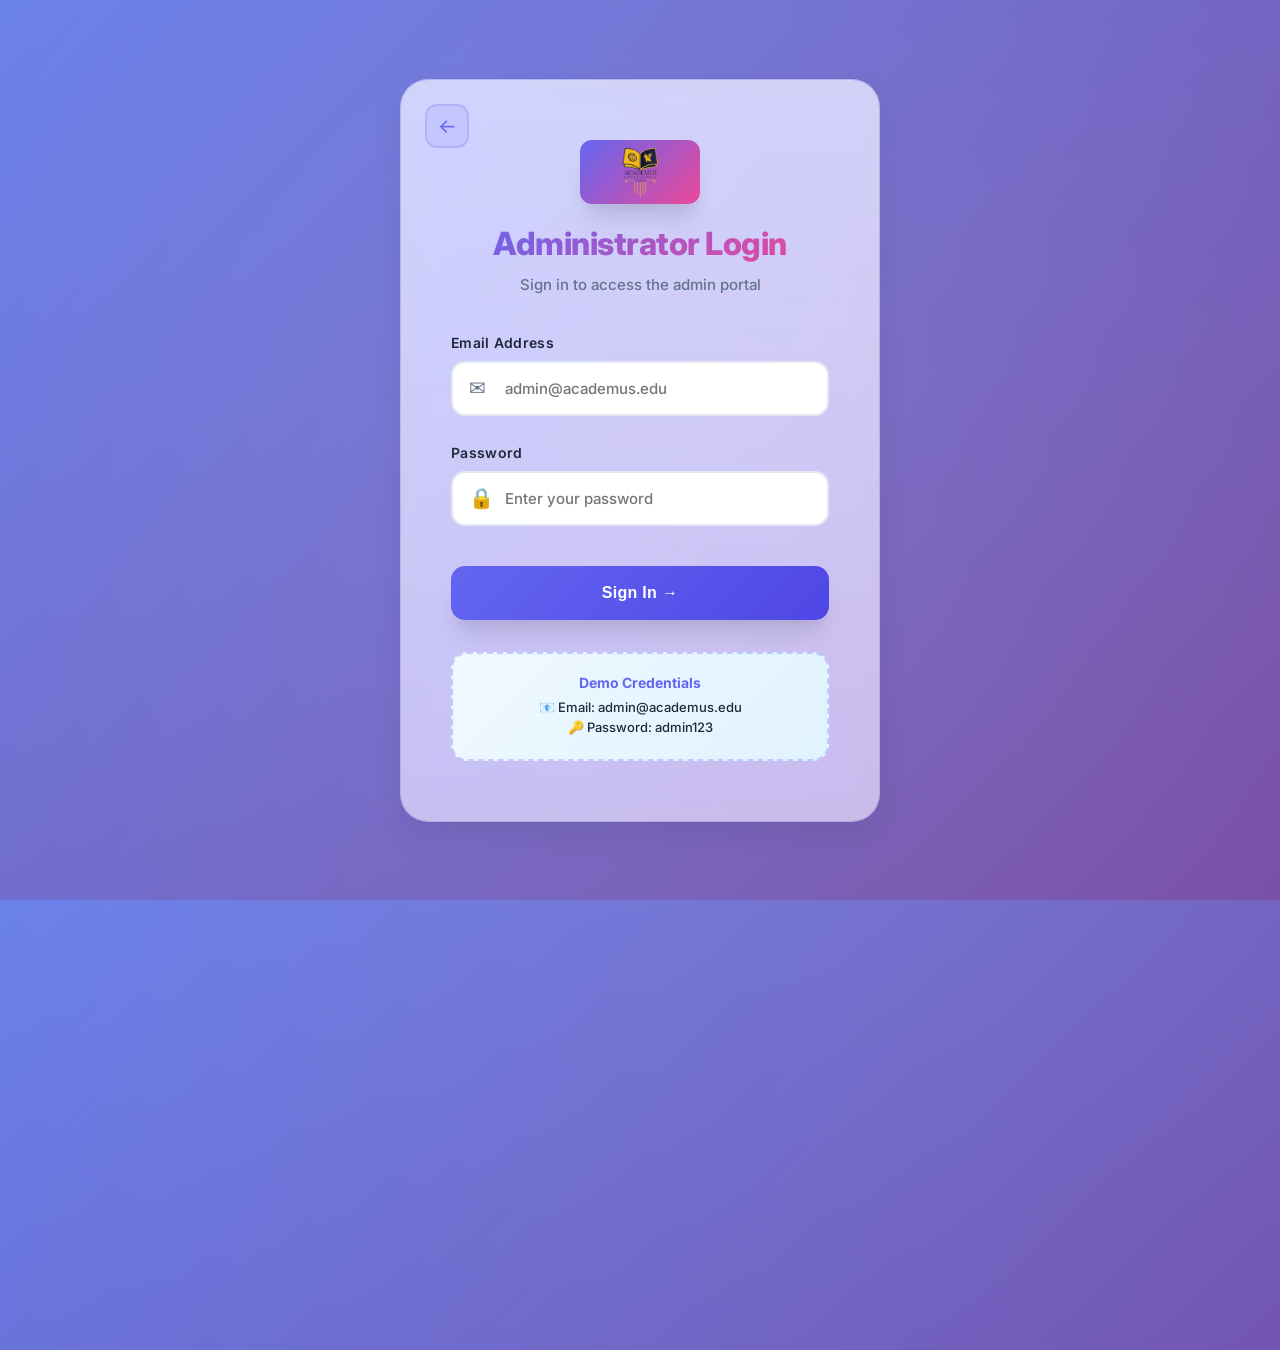
<file: admin-login.html>
<!DOCTYPE html>
<html lang="en">
<head>
    <meta charset="UTF-8">
    <meta name="viewport" content="width=device-width, initial-scale=1.0">
    <title>Admin Login - Academus International School</title>
    <link href="https://fonts.googleapis.com/css2?family=Inter:wght@300;400;500;600;700;800;900&display=swap" rel="stylesheet">
    <style>
        * {
            margin: 0;
            padding: 0;
            box-sizing: border-box;
        }

        :root {
            --primary: #6366f1;
            --primary-dark: #4f46e5;
            --primary-light: #818cf8;
            --secondary: #ec4899;
            --danger: #ef4444;
            --bg-gradient: linear-gradient(135deg, #667eea 0%, #764ba2 100%);
            --text-dark: #1e293b;
            --text-light: #64748b;
            --white: #ffffff;
            --shadow: 0 4px 6px -1px rgba(0, 0, 0, 0.1), 0 2px 4px -1px rgba(0, 0, 0, 0.06);
            --shadow-lg: 0 20px 25px -5px rgba(0, 0, 0, 0.1), 0 10px 10px -5px rgba(0, 0, 0, 0.04);
            --shadow-xl: 0 25px 50px -12px rgba(0, 0, 0, 0.25);
        }

        body {
            font-family: 'Inter', -apple-system, BlinkMacSystemFont, 'Segoe UI', sans-serif;
            background: var(--bg-gradient);
            min-height: 100vh;
            display: flex;
            align-items: center;
            justify-content: center;
            padding: 20px;
            position: relative;
            overflow: hidden;
        }

        body::before {
            content: '';
            position: absolute;
            top: -50%;
            left: -50%;
            width: 200%;
            height: 200%;
            background: radial-gradient(circle, rgba(255, 255, 255, 0.1) 0%, transparent 70%);
            animation: rotate 20s linear infinite;
        }

        @keyframes rotate {
            from { transform: rotate(0deg); }
            to { transform: rotate(360deg); }
        }

        .login-container {
            background: linear-gradient(180deg, rgba(255,255,255,0.68), rgba(255,255,255,0.58));
            backdrop-filter: blur(18px) saturate(140%);
            -webkit-backdrop-filter: blur(18px) saturate(140%);
            border-radius: 28px;
            box-shadow: 0 12px 30px rgba(16,24,40,0.08);
            max-width: 480px;
            width: 100%;
            padding: 60px 50px;
            position: relative;
            z-index: 1;
            border: 1px solid rgba(255, 255, 255, 0.45);
            animation: slideUp 0.6s ease-out;
            background-clip: padding-box;
        }

        @keyframes slideUp {
            from {
                opacity: 0;
                transform: translateY(30px);
            }
            to {
                opacity: 1;
                transform: translateY(0);
            }
        }

        .back-button {
            position: absolute;
            top: 24px;
            left: 24px;
            background: rgba(99, 102, 241, 0.1);
            border: 2px solid rgba(99, 102, 241, 0.2);
            width: 44px;
            height: 44px;
            border-radius: 12px;
            cursor: pointer;
            display: flex;
            align-items: center;
            justify-content: center;
            font-size: 20px;
            color: var(--primary);
            transition: all 0.3s cubic-bezier(0.4, 0, 0.2, 1);
            text-decoration: none;
        }

        .back-button:hover {
            background: var(--primary);
            color: var(--white);
            transform: scale(1.1) rotate(-5deg);
            box-shadow: var(--shadow-lg);
        }

        .logo-section {
            text-align: center;
            margin-bottom: 40px;
        }

        .logo-wrapper {
            width: 120px;
            height: 64px;
            background: linear-gradient(135deg, var(--primary), var(--secondary));
            border-radius: 12px;
            display: flex;
            align-items: center;
            justify-content: center;
            margin: 0 auto 20px;
            box-shadow: var(--shadow-lg);
            animation: float 3s ease-in-out infinite;
            padding: 6px;
        }

        @keyframes float {
            0%, 100% { transform: translateY(0px); }
            50% { transform: translateY(-8px); }
        }

        .logo-img {
            width: 100%;
            height: auto;
            max-height: 52px;
            object-fit: contain;
            display: block;
            border-radius: 6px;
            background: transparent;
        }

        .login-title {
            font-size: 32px;
            font-weight: 800;
            background: linear-gradient(135deg, var(--primary), var(--secondary));
            -webkit-background-clip: text;
            -webkit-text-fill-color: transparent;
            background-clip: text;
            margin-bottom: 12px;
            letter-spacing: -0.5px;
        }

        .login-subtitle {
            font-size: 15px;
            color: var(--text-light);
            margin-bottom: 40px;
            font-weight: 500;
        }

        .form-group {
            margin-bottom: 28px;
        }

        .form-label {
            display: block;
            font-size: 14px;
            font-weight: 600;
            color: var(--text-dark);
            margin-bottom: 10px;
            letter-spacing: 0.3px;
        }

        .input-wrapper {
            position: relative;
        }

        .input-icon {
            position: absolute;
            left: 18px;
            top: 50%;
            transform: translateY(-50%);
            font-size: 20px;
            color: var(--text-light);
            z-index: 1;
            transition: color 0.3s;
        }

        .form-input {
            width: 100%;
            padding: 16px 20px 16px 52px;
            border: 2px solid #e2e8f0;
            border-radius: 14px;
            font-size: 15px;
            transition: all 0.3s cubic-bezier(0.4, 0, 0.2, 1);
            outline: none;
            background: var(--white);
            font-family: inherit;
            font-weight: 500;
        }

        .form-input:focus {
            border-color: var(--primary);
            box-shadow: 0 0 0 4px rgba(99, 102, 241, 0.1);
            transform: translateY(-2px);
        }

        .form-input:focus + .input-icon {
            color: var(--primary);
        }

        .login-button {
            width: 100%;
            padding: 18px;
            background: linear-gradient(135deg, var(--primary), var(--primary-dark));
            color: var(--white);
            border: none;
            border-radius: 14px;
            font-size: 16px;
            font-weight: 700;
            cursor: pointer;
            transition: all 0.3s cubic-bezier(0.4, 0, 0.2, 1);
            margin-top: 12px;
            box-shadow: var(--shadow-lg);
            letter-spacing: 0.3px;
            position: relative;
            overflow: hidden;
        }

        .login-button::before {
            content: '';
            position: absolute;
            top: 50%;
            left: 50%;
            width: 0;
            height: 0;
            border-radius: 50%;
            background: rgba(255, 255, 255, 0.3);
            transform: translate(-50%, -50%);
            transition: width 0.6s, height 0.6s;
        }

        .login-button:hover::before {
            width: 300px;
            height: 300px;
        }

        .login-button:hover {
            transform: translateY(-3px);
            box-shadow: 0 25px 50px -12px rgba(99, 102, 241, 0.4);
        }

        .login-button:active {
            transform: translateY(-1px);
        }

        .login-button span {
            position: relative;
            z-index: 1;
        }

        .error-message {
            background: linear-gradient(135deg, #fee2e2, #fecaca);
            color: var(--danger);
            padding: 16px 20px;
            border-radius: 12px;
            margin-bottom: 24px;
            font-size: 14px;
            font-weight: 500;
            display: none;
            border-left: 4px solid var(--danger);
            animation: shake 0.5s;
        }

        @keyframes shake {
            0%, 100% { transform: translateX(0); }
            25% { transform: translateX(-10px); }
            75% { transform: translateX(10px); }
        }

        .error-message.show {
            display: block;
        }

        .demo-credentials {
            background: linear-gradient(135deg, #f0f9ff, #e0f2fe);
            padding: 20px;
            border-radius: 16px;
            margin-top: 32px;
            font-size: 13px;
            color: var(--text-dark);
            text-align: center;
            border: 2px dashed rgba(99, 102, 241, 0.3);
        }

        .demo-credentials strong {
            color: var(--primary);
            font-weight: 700;
            display: block;
            margin-bottom: 8px;
            font-size: 14px;
        }

        .demo-credentials div {
            margin: 4px 0;
            font-weight: 500;
        }

        @media (max-width: 640px) {
            .login-container {
                padding: 40px 28px;
            }

            .login-title {
                font-size: 28px;
            }

            .logo-wrapper {
                width: 70px;
                height: 70px;
            }
        }
    </style>
</head>
<body>
    <div class="login-container">
        <a href="school-portal.html" class="back-button">←</a>
        
        <div class="logo-section">
            <div class="logo-wrapper">
                <img src="logo1.png" class="logo-img" alt="Academus International School logo">
            </div>
            <h1 class="login-title">Administrator Login</h1>
            <p class="login-subtitle">Sign in to access the admin portal</p>
        </div>

        <div class="error-message" id="errorMessage"></div>

        <form id="loginForm">
            <div class="form-group">
                <label class="form-label">Email Address</label>
                <div class="input-wrapper">
                    <input type="email" class="form-input" id="email" placeholder="admin@academus.edu" required>
                    <div class="input-icon">✉</div>
                </div>
            </div>

            <div class="form-group">
                <label class="form-label">Password</label>
                <div class="input-wrapper">
                    <input type="password" class="form-input" id="password" placeholder="Enter your password" required>
                    <div class="input-icon">🔒</div>
                </div>
            </div>

            <button type="submit" class="login-button">
                <span>Sign In →</span>
            </button>
        </form>

        <div class="demo-credentials">
            <strong>Demo Credentials</strong>
            <div>📧 Email: admin@academus.edu</div>
            <div>🔑 Password: admin123</div>
        </div>
    </div>

    <script>
        document.getElementById('loginForm').addEventListener('submit', function(e) {
            e.preventDefault();
            
            const email = document.getElementById('email').value.trim();
            const password = document.getElementById('password').value.trim();
            const errorMessage = document.getElementById('errorMessage');
            const submitBtn = document.querySelector('.login-button');
            
            // Clear previous errors
            errorMessage.classList.remove('show');
            
            // Demo authentication
            if (email === 'admin@academus.edu' && password === 'admin123') {
                // Add loading state
                submitBtn.innerHTML = '<span>Signing in...</span>';
                submitBtn.disabled = true;
                
                // Store login state
                sessionStorage.setItem('adminLoggedIn', 'true');
                sessionStorage.setItem('userRole', 'admin');
                sessionStorage.setItem('userEmail', email);
                
                // Small delay for UX
                setTimeout(() => {
                    window.location.href = 'admin-dashboard.html';
                }, 500);
            } else {
                errorMessage.textContent = 'Invalid email or password. Please try again.';
                errorMessage.classList.add('show');
                
                // Shake animation
                document.getElementById('loginForm').style.animation = 'shake 0.5s';
                setTimeout(() => {
                    document.getElementById('loginForm').style.animation = '';
                }, 500);
                
                setTimeout(() => {
                    errorMessage.classList.remove('show');
                }, 5000);
            }
        });
    </script>
</body>
</html>
</file>
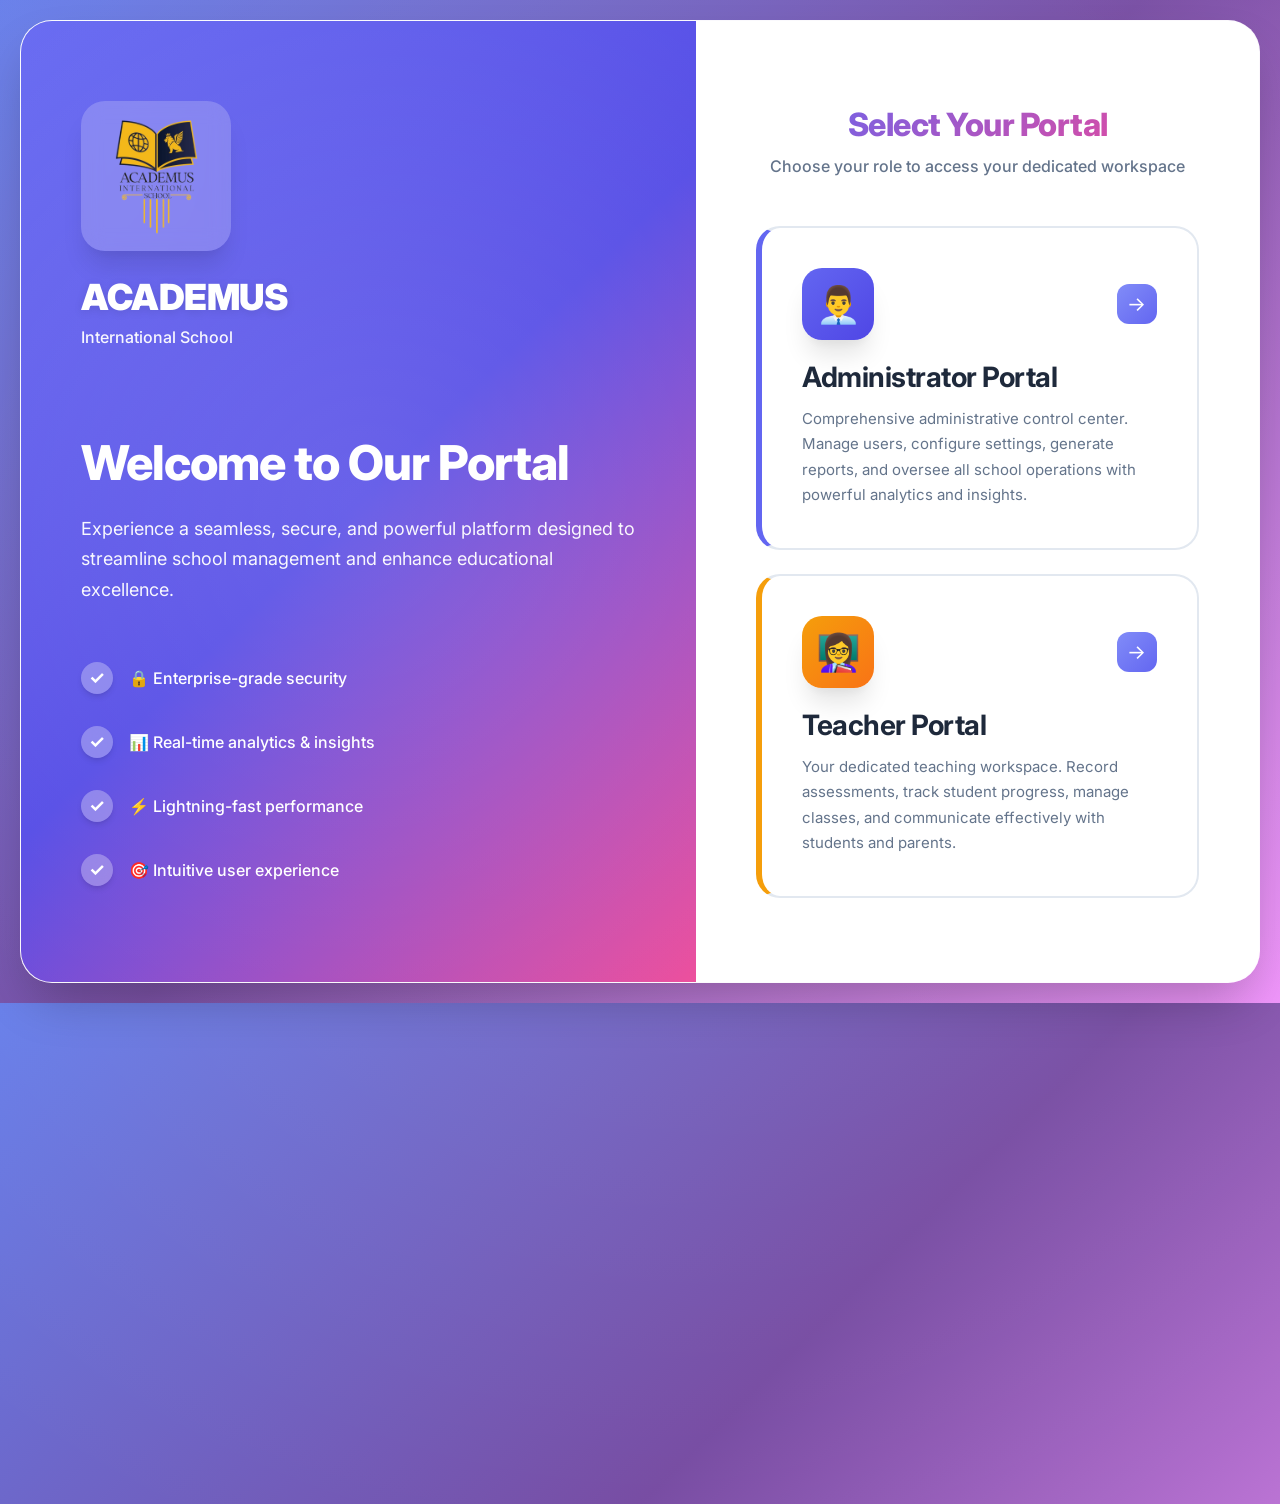
<file: school-portal.html>
<!DOCTYPE html>
<html lang="en">
<head>
    <meta charset="UTF-8">
    <meta name="viewport" content="width=device-width, initial-scale=1.0">
    <title>Academus International School - Portal</title>
    <link href="https://fonts.googleapis.com/css2?family=Inter:wght@300;400;500;600;700;800;900&display=swap" rel="stylesheet">
    <style>
        * {
            margin: 0;
            padding: 0;
            box-sizing: border-box;
        }

        :root {
            --primary: #6366f1;
            --primary-dark: #4f46e5;
            --primary-light: #818cf8;
            --secondary: #ec4899;
            --accent: #f59e0b;
            --success: #10b981;
            --bg-gradient: linear-gradient(135deg, #667eea 0%, #764ba2 50%, #f093fb 100%);
            --text-dark: #1e293b;
            --text-light: #64748b;
            --white: #ffffff;
            --shadow-sm: 0 1px 2px 0 rgba(0, 0, 0, 0.05);
            --shadow: 0 4px 6px -1px rgba(0, 0, 0, 0.1), 0 2px 4px -1px rgba(0, 0, 0, 0.06);
            --shadow-lg: 0 20px 25px -5px rgba(0, 0, 0, 0.1), 0 10px 10px -5px rgba(0, 0, 0, 0.04);
            --shadow-xl: 0 25px 50px -12px rgba(0, 0, 0, 0.25);
        }

        body {
            font-family: 'Inter', -apple-system, BlinkMacSystemFont, 'Segoe UI', sans-serif;
            background: var(--bg-gradient);
            min-height: 100vh;
            display: flex;
            align-items: center;
            justify-content: center;
            padding: 20px;
            position: relative;
            overflow: hidden;
        }

        /* Animated Background */
        body::before {
            content: '';
            position: absolute;
            top: -50%;
            left: -50%;
            width: 200%;
            height: 200%;
            background: radial-gradient(circle, rgba(255, 255, 255, 0.1) 0%, transparent 70%);
            animation: rotate 20s linear infinite;
        }

        @keyframes rotate {
            from { transform: rotate(0deg); }
            to { transform: rotate(360deg); }
        }

        .portal-container {
            background: rgba(255, 255, 255, 0.95);
            backdrop-filter: blur(20px);
            border-radius: 32px;
            box-shadow: var(--shadow-xl);
            max-width: 1400px;
            width: 100%;
            overflow: hidden;
            display: grid;
            grid-template-columns: 1.2fr 1fr;
            min-height: 700px;
            position: relative;
            z-index: 1;
            border: 1px solid rgba(255, 255, 255, 0.2);
        }

        .welcome-section {
            background: linear-gradient(135deg, var(--primary) 0%, var(--primary-dark) 50%, var(--secondary) 100%);
            color: var(--white);
            padding: 80px 60px;
            display: flex;
            flex-direction: column;
            justify-content: center;
            position: relative;
            overflow: hidden;
        }

        .welcome-section::before {
            content: '';
            position: absolute;
            top: -50%;
            right: -50%;
            width: 200%;
            height: 200%;
            background: radial-gradient(circle, rgba(255, 255, 255, 0.15) 0%, transparent 70%);
            animation: pulse 8s ease-in-out infinite;
        }

        @keyframes pulse {
            0%, 100% { transform: scale(1); opacity: 0.5; }
            50% { transform: scale(1.1); opacity: 0.8; }
        }

        .logo-container {
            margin-bottom: 50px;
            position: relative;
            z-index: 1;
        }

        .logo-wrapper {
            width: 150px;
            height: 150px;
            background: rgba(255, 255, 255, 0.2);
            backdrop-filter: blur(10px);
            border-radius: 24px;
            display: flex;
            align-items: center;
            justify-content: center;
            margin-bottom: 24px;
            box-shadow: var(--shadow-lg);
            animation: float 3s ease-in-out infinite;
        }

        @keyframes float {
            0%, 100% { transform: translateY(0px); }
            50% { transform: translateY(-10px); }
        }

        .logo-img {
            width: 120px;
            height: 120px;
            object-fit: contain;
        }

        .school-name {
            font-size: 36px;
            font-weight: 900;
            margin-bottom: 8px;
            letter-spacing: -0.5px;
            text-shadow: 0 2px 10px rgba(0, 0, 0, 0.1);
        }

        .school-tagline {
            font-size: 16px;
            opacity: 0.95;
            font-weight: 500;
            margin-bottom: 40px;
        }

        .welcome-content {
            position: relative;
            z-index: 1;
        }

        .welcome-title {
            font-size: 48px;
            font-weight: 800;
            margin-bottom: 24px;
            line-height: 1.1;
            letter-spacing: -1px;
        }

        .welcome-text {
            font-size: 18px;
            line-height: 1.7;
            opacity: 0.95;
            margin-bottom: 40px;
            font-weight: 400;
        }

        .features {
            list-style: none;
            margin-top: 40px;
        }

        .features li {
            padding: 16px 0;
            display: flex;
            align-items: center;
            font-size: 16px;
            font-weight: 500;
            transition: transform 0.3s;
        }

        .features li:hover {
            transform: translateX(8px);
        }

        .features li::before {
            content: '✓';
            background: rgba(255, 255, 255, 0.3);
            backdrop-filter: blur(10px);
            color: var(--white);
            width: 32px;
            height: 32px;
            border-radius: 50%;
            display: flex;
            align-items: center;
            justify-content: center;
            margin-right: 16px;
            font-weight: 700;
            flex-shrink: 0;
            font-size: 18px;
            box-shadow: var(--shadow);
        }

        .options-section {
            padding: 80px 60px;
            display: flex;
            flex-direction: column;
            justify-content: center;
            background: var(--white);
        }

        .section-title {
            font-size: 32px;
            font-weight: 800;
            background: linear-gradient(135deg, var(--primary), var(--secondary));
            -webkit-background-clip: text;
            -webkit-text-fill-color: transparent;
            background-clip: text;
            margin-bottom: 12px;
            text-align: center;
            letter-spacing: -0.5px;
        }

        .section-subtitle {
            font-size: 16px;
            color: var(--text-light);
            text-align: center;
            margin-bottom: 50px;
            font-weight: 500;
        }

        .role-cards {
            display: flex;
            flex-direction: column;
            gap: 24px;
        }

        .role-card {
            background: var(--white);
            border: 2px solid #e2e8f0;
            border-radius: 24px;
            padding: 40px;
            cursor: pointer;
            transition: all 0.4s cubic-bezier(0.4, 0, 0.2, 1);
            text-decoration: none;
            color: inherit;
            display: block;
            position: relative;
            overflow: hidden;
        }

        .role-card::before {
            content: '';
            position: absolute;
            top: 0;
            left: 0;
            width: 100%;
            height: 100%;
            background: linear-gradient(135deg, var(--primary), var(--secondary));
            opacity: 0;
            transition: opacity 0.4s;
        }

        .role-card:hover::before {
            opacity: 0.05;
        }

        .role-card:hover {
            border-color: var(--primary);
            transform: translateY(-8px) scale(1.02);
            box-shadow: var(--shadow-xl);
        }

        .role-card.admin {
            border-left: 6px solid var(--primary);
        }

        .role-card.teacher {
            border-left: 6px solid var(--accent);
        }

        .role-header {
            display: flex;
            align-items: center;
            justify-content: space-between;
            margin-bottom: 20px;
        }

        .role-icon {
            width: 72px;
            height: 72px;
            border-radius: 20px;
            display: flex;
            align-items: center;
            justify-content: center;
            font-size: 36px;
            position: relative;
            z-index: 1;
            box-shadow: var(--shadow-lg);
        }

        .role-card.admin .role-icon {
            background: linear-gradient(135deg, var(--primary), var(--primary-dark));
            color: var(--white);
        }

        .role-card.teacher .role-icon {
            background: linear-gradient(135deg, var(--accent), #f97316);
            color: var(--white);
        }

        .arrow {
            width: 40px;
            height: 40px;
            border-radius: 12px;
            background: linear-gradient(135deg, var(--primary-light), var(--primary));
            color: var(--white);
            display: flex;
            align-items: center;
            justify-content: center;
            font-size: 20px;
            transition: all 0.3s;
            position: relative;
            z-index: 1;
        }

        .role-card:hover .arrow {
            transform: translateX(8px) rotate(-45deg);
            box-shadow: var(--shadow-lg);
        }

        .role-name {
            font-size: 28px;
            font-weight: 700;
            color: var(--text-dark);
            margin-bottom: 12px;
            position: relative;
            z-index: 1;
            letter-spacing: -0.5px;
        }

        .role-description {
            font-size: 15px;
            color: var(--text-light);
            line-height: 1.7;
            position: relative;
            z-index: 1;
            font-weight: 400;
        }

        @media (max-width: 968px) {
            .portal-container {
                grid-template-columns: 1fr;
                min-height: auto;
            }

            .welcome-section {
                padding: 60px 40px;
            }

            .options-section {
                padding: 60px 40px;
            }

            .welcome-title {
                font-size: 36px;
            }

            .section-title {
                font-size: 28px;
            }
        }

        @media (max-width: 640px) {
            .welcome-section,
            .options-section {
                padding: 40px 24px;
            }

            .welcome-title {
                font-size: 28px;
            }

            .school-name {
                font-size: 28px;
            }

            .role-card {
                padding: 28px;
            }

            .role-icon {
                width: 56px;
                height: 56px;
                font-size: 28px;
            }
        }
    </style>
</head>
<body>
    <div class="portal-container">
        <div class="welcome-section">
            <div class="logo-container">
                <div class="logo-wrapper">
                    <img src="logo1.png" class="logo-img" alt="School Logo">
                </div>
                <div class="school-name">ACADEMUS</div>
                <div class="school-tagline">International School</div>
            </div>
            <div class="welcome-content">
                <h1 class="welcome-title">Welcome to Our Portal</h1>
                <p class="welcome-text">
                    Experience a seamless, secure, and powerful platform designed to streamline school management and enhance educational excellence.
                </p>
                <ul class="features">
                    <li>🔒 Enterprise-grade security</li>
                    <li>📊 Real-time analytics & insights</li>
                    <li>⚡ Lightning-fast performance</li>
                    <li>🎯 Intuitive user experience</li>
                </ul>
            </div>
        </div>

        <div class="options-section">
            <h2 class="section-title">Select Your Portal</h2>
            <p class="section-subtitle">Choose your role to access your dedicated workspace</p>
            
            <div class="role-cards">
                <a href="admin-login.html" class="role-card admin">
                    <div class="role-header">
                        <div class="role-icon">👨‍💼</div>
                        <div class="arrow">→</div>
                    </div>
                    <div class="role-name">Administrator Portal</div>
                    <div class="role-description">
                        Comprehensive administrative control center. Manage users, configure settings, generate reports, and oversee all school operations with powerful analytics and insights.
                    </div>
                </a>

                <a href="teacher-login.html" class="role-card teacher">
                    <div class="role-header">
                        <div class="role-icon">👩‍🏫</div>
                        <div class="arrow">→</div>
                    </div>
                    <div class="role-name">Teacher Portal</div>
                    <div class="role-description">
                        Your dedicated teaching workspace. Record assessments, track student progress, manage classes, and communicate effectively with students and parents.
                    </div>
                </a>
            </div>
        </div>
    </div>
</body>
</html>
</file>
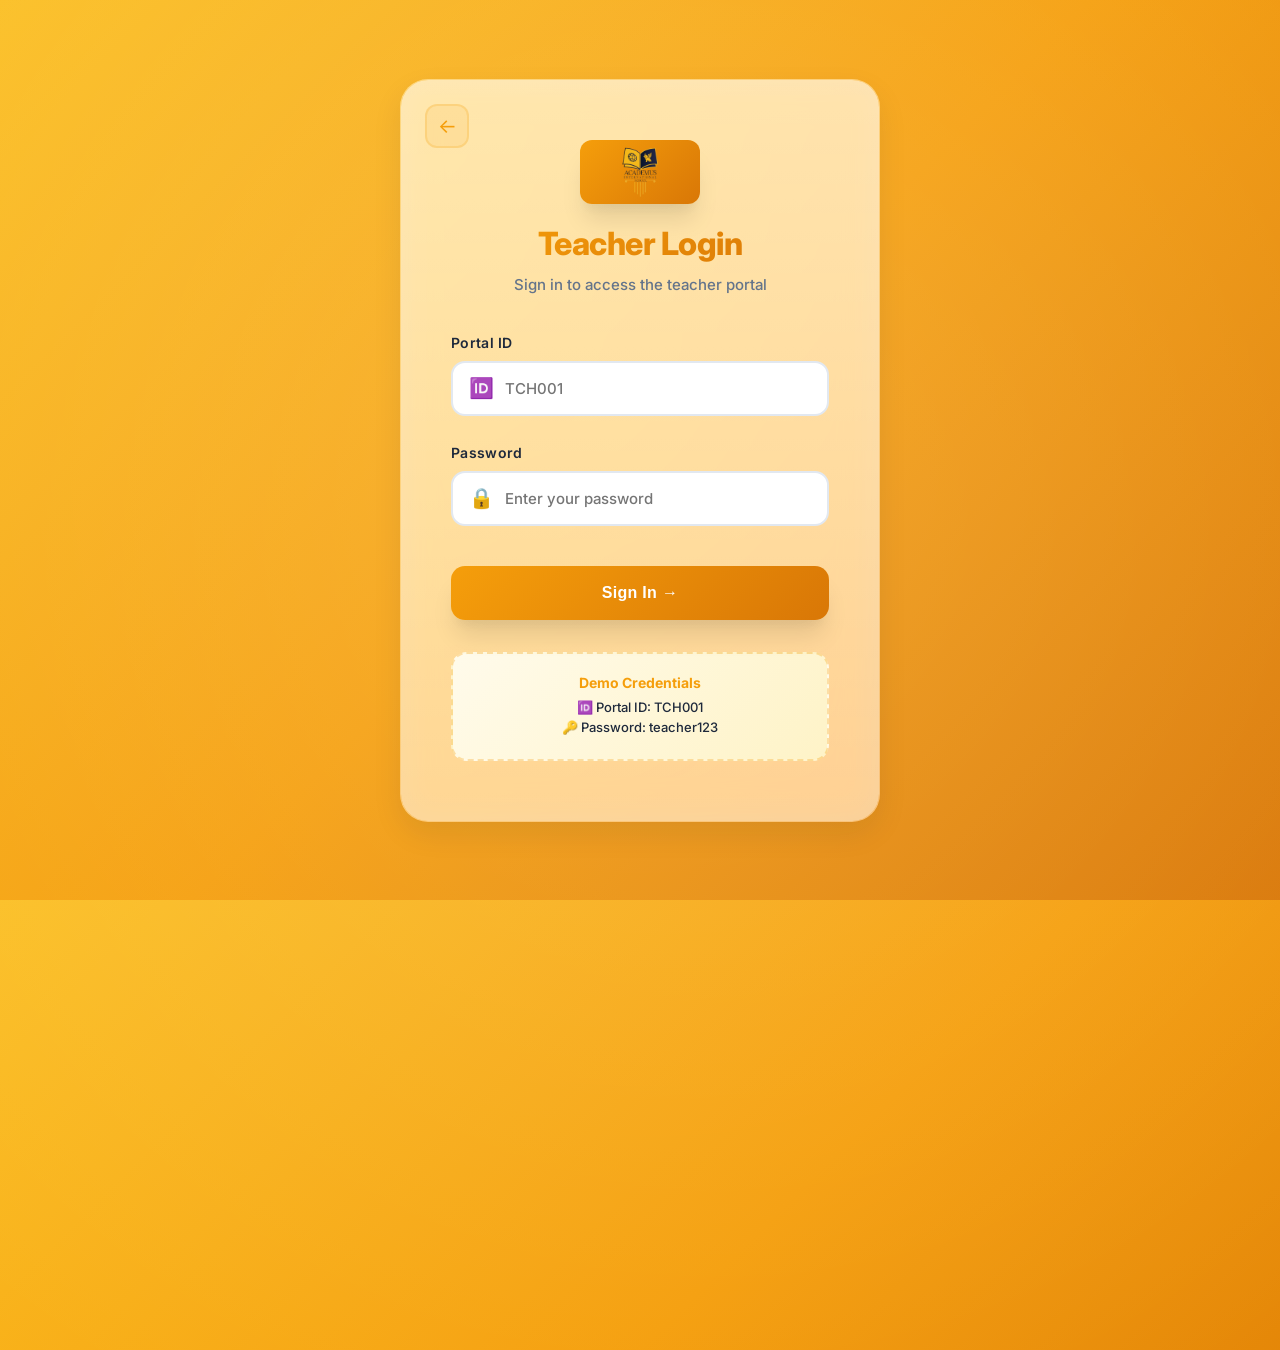
<file: teacher-assessment.html>
<!DOCTYPE html>
<html lang="en">
<head>
    <meta charset="UTF-8">
    <meta name="viewport" content="width=device-width, initial-scale=1.0">
    <title>Student Assessment - Teacher Portal</title>
    <link href="https://fonts.googleapis.com/css2?family=Inter:wght@300;400;500;600;700;800;900&display=swap" rel="stylesheet">
    <script src="data-storage.js"></script>
    <style>
        * {
            margin: 0;
            padding: 0;
            box-sizing: border-box;
        }

        :root {
            --primary: #f59e0b;
            --primary-dark: #d97706;
            --primary-light: #fbbf24;
            --secondary: #ec4899;
            --success: #10b981;
            --danger: #ef4444;
            --dark: #1e293b;
            --gray: #64748b;
            --gray-light: #e2e8f0;
            --bg: #f8fafc;
            --card-bg: #ffffff;
            --shadow: 0 4px 6px -1px rgba(0, 0, 0, 0.1), 0 2px 4px -1px rgba(0, 0, 0, 0.06);
            --shadow-lg: 0 20px 25px -5px rgba(0, 0, 0, 0.1), 0 10px 10px -5px rgba(0, 0, 0, 0.04);
        }

        body {
            font-family: 'Inter', -apple-system, BlinkMacSystemFont, 'Segoe UI', sans-serif;
            background: linear-gradient(135deg, #fbbf24 0%, #f59e0b 50%, #d97706 100%);
            min-height: 100vh;
            color: var(--dark);
        }

        /* Header */
        .header {
            background: rgba(255, 255, 255, 0.95);
            backdrop-filter: blur(10px);
            color: var(--dark);
            padding: 20px 30px;
            box-shadow: var(--shadow);
            display: flex;
            justify-content: space-between;
            align-items: center;
            position: fixed;
            top: 0;
            left: 0;
            right: 0;
            z-index: 1000;
        }

        .header-left {
            display: flex;
            align-items: center;
            gap: 20px;
        }

        .back-btn {
            background: linear-gradient(135deg, var(--primary), var(--primary-dark));
            color: white;
            border: none;
            padding: 12px 20px;
            border-radius: 12px;
            cursor: pointer;
            font-weight: 600;
            text-decoration: none;
            transition: all 0.3s;
            box-shadow: var(--shadow);
            display: flex;
            align-items: center;
            gap: 8px;
        }

        .back-btn:hover {
            transform: translateY(-2px);
            box-shadow: var(--shadow-lg);
        }

        .header-title {
            font-size: 24px;
            font-weight: 700;
            background: linear-gradient(135deg, var(--primary), var(--primary-dark));
            -webkit-background-clip: text;
            -webkit-text-fill-color: transparent;
            background-clip: text;
        }

        .header-right {
            font-size: 14px;
            font-weight: 600;
            color: var(--gray);
            padding: 10px 20px;
            background: var(--bg);
            border-radius: 12px;
        }

        /* Container */
        .container {
            display: flex;
            margin-top: 80px;
            height: calc(100vh - 80px);
        }

        /* Student Sidebar */
        .student-sidebar {
            width: 320px;
            background: rgba(255, 255, 255, 0.95);
            backdrop-filter: blur(20px);
            border-right: 2px solid var(--gray-light);
            overflow-y: auto;
            padding: 30px;
            box-shadow: var(--shadow-lg);
        }

        .sidebar-title {
            font-size: 20px;
            font-weight: 700;
            color: var(--dark);
            margin-bottom: 24px;
            padding-bottom: 16px;
            border-bottom: 3px solid var(--primary);
            display: flex;
            align-items: center;
            gap: 10px;
        }

        .class-section {
            margin-bottom: 32px;
        }

        .class-header {
            background: linear-gradient(135deg, var(--primary), var(--primary-dark));
            color: white;
            padding: 14px 18px;
            border-radius: 12px;
            font-weight: 700;
            margin-bottom: 16px;
            box-shadow: var(--shadow);
        }

        .student-list {
            list-style: none;
        }

        .student-item {
            padding: 16px 18px;
            margin-bottom: 8px;
            border-radius: 12px;
            cursor: pointer;
            transition: all 0.3s cubic-bezier(0.4, 0, 0.2, 1);
            border: 2px solid transparent;
            background: var(--bg);
            font-weight: 500;
            position: relative;
        }

        .student-item:hover {
            background: linear-gradient(135deg, rgba(245, 158, 11, 0.1), rgba(245, 158, 11, 0.05));
            border-color: var(--primary);
            transform: translateX(4px);
        }

        .student-item.active {
            background: linear-gradient(135deg, var(--primary), var(--primary-dark));
            color: white;
            font-weight: 700;
            border-color: var(--primary-dark);
            box-shadow: var(--shadow-lg);
        }

        .student-item.completed::after {
            content: '✓';
            position: absolute;
            right: 18px;
            color: var(--success);
            font-weight: 700;
            font-size: 18px;
        }

        .student-item.active.completed::after {
            color: white;
        }

        /* Main Content */
        .main-content {
            flex: 1;
            overflow-y: auto;
            background: rgba(255, 255, 255, 0.95);
            backdrop-filter: blur(20px);
            padding: 40px;
        }

        .locked-message {
            background: linear-gradient(135deg, #fffbeb, #fef3c7);
            border: 3px solid var(--primary);
            padding: 60px 40px;
            border-radius: 24px;
            text-align: center;
            margin: 100px auto;
            max-width: 600px;
            box-shadow: var(--shadow-lg);
        }

        .locked-message h2 {
            color: var(--dark);
            margin-bottom: 16px;
            font-size: 28px;
            font-weight: 700;
        }

        .locked-message p {
            color: var(--gray);
            font-size: 16px;
        }

        .assessment-form {
            max-width: 1000px;
            margin: 0 auto;
        }

        .form-header {
            text-align: center;
            margin-bottom: 40px;
            padding-bottom: 30px;
            border-bottom: 3px solid var(--gray-light);
        }

        .student-name-display {
            font-size: 32px;
            font-weight: 800;
            background: linear-gradient(135deg, var(--primary), var(--primary-dark));
            -webkit-background-clip: text;
            -webkit-text-fill-color: transparent;
            background-clip: text;
            margin-bottom: 12px;
        }

        .subject-display {
            font-size: 18px;
            color: var(--gray);
            font-weight: 500;
        }

        /* Assessment Tables */
        .assessment-table {
            width: 100%;
            border-collapse: separate;
            border-spacing: 0;
            margin-bottom: 32px;
            border-radius: 12px;
            overflow: hidden;
            box-shadow: var(--shadow);
        }

        .assessment-table thead th {
            background: linear-gradient(135deg, var(--primary), var(--primary-dark));
            color: white;
            font-weight: 700;
            padding: 16px 12px;
            text-align: left;
            border: 1px solid rgba(255, 255, 255, 0.2);
            font-size: 12px;
            text-transform: uppercase;
            letter-spacing: 0.5px;
        }

        .assessment-table thead th:first-child {
            width: 60%;
        }

        .assessment-table thead th:not(:first-child) {
            width: 10%;
            text-align: center;
        }

        .assessment-table tbody td {
            padding: 14px 12px;
            border: 1px solid var(--gray-light);
            font-size: 13px;
            vertical-align: middle;
            background: white;
        }

        .assessment-table tbody td:first-child {
            text-align: left;
            font-weight: 500;
        }

        .assessment-table tbody td:not(:first-child) {
            text-align: center;
        }

        .category-row {
            background: linear-gradient(135deg, rgba(99, 102, 241, 0.1), rgba(99, 102, 241, 0.05));
            font-weight: 700;
            color: var(--primary);
        }

        .skill-row {
            padding-left: 24px;
        }

        .checkbox-cell {
            cursor: pointer;
            transition: background 0.3s;
        }

        .checkbox-cell:hover {
            background: rgba(245, 158, 11, 0.05);
        }

        .checkbox-cell input[type="checkbox"] {
            width: 22px;
            height: 22px;
            cursor: pointer;
            accent-color: var(--primary);
        }

        /* Quantitative Section */
        .quantitative-section {
            margin-top: 40px;
            background: var(--bg);
            padding: 32px;
            border-radius: 20px;
            box-shadow: var(--shadow);
        }

        .quantitative-title {
            font-size: 20px;
            font-weight: 700;
            color: var(--dark);
            margin-bottom: 24px;
        }

        .quantitative-table {
            width: 100%;
            border-collapse: separate;
            border-spacing: 0;
            border-radius: 12px;
            overflow: hidden;
            box-shadow: var(--shadow);
        }

        .quantitative-table thead th {
            background: linear-gradient(135deg, var(--primary), var(--primary-dark));
            color: white;
            font-weight: 700;
            padding: 16px 12px;
            text-align: center;
            border: 1px solid rgba(255, 255, 255, 0.2);
            font-size: 12px;
            text-transform: uppercase;
            letter-spacing: 0.5px;
        }

        .quantitative-table tbody td {
            padding: 16px 12px;
            border: 1px solid var(--gray-light);
            text-align: center;
            font-size: 14px;
            background: white;
        }

        .quantitative-table input {
            width: 100%;
            padding: 12px;
            border: 2px solid var(--gray-light);
            border-radius: 8px;
            text-align: center;
            font-size: 14px;
            font-weight: 600;
            transition: all 0.3s;
        }

        .quantitative-table input:focus {
            outline: none;
            border-color: var(--primary);
            box-shadow: 0 0 0 3px rgba(245, 158, 11, 0.1);
        }

        /* Teacher Remarks */
        .teacher-remarks {
            margin-top: 40px;
            background: var(--bg);
            padding: 32px;
            border-radius: 20px;
            box-shadow: var(--shadow);
        }

        .teacher-remarks-label {
            font-weight: 700;
            font-size: 16px;
            margin-bottom: 16px;
            color: var(--dark);
            text-transform: uppercase;
            letter-spacing: 0.5px;
        }

        .teacher-remarks-box {
            border: 2px solid var(--gray-light);
            min-height: 180px;
            padding: 20px;
            width: 100%;
            font-family: inherit;
            font-size: 14px;
            resize: vertical;
            border-radius: 12px;
            transition: all 0.3s;
        }

        .teacher-remarks-box:focus {
            outline: none;
            border-color: var(--primary);
            box-shadow: 0 0 0 3px rgba(245, 158, 11, 0.1);
        }

        /* Submit Section */
        .submit-section {
            margin-top: 40px;
            text-align: center;
            padding: 32px;
            background: linear-gradient(135deg, var(--bg), rgba(245, 158, 11, 0.05));
            border-radius: 20px;
            box-shadow: var(--shadow);
        }

        .submit-btn {
            background: linear-gradient(135deg, var(--primary), var(--primary-dark));
            color: white;
            padding: 18px 48px;
            border: none;
            border-radius: 14px;
            font-size: 18px;
            font-weight: 700;
            cursor: pointer;
            transition: all 0.3s cubic-bezier(0.4, 0, 0.2, 1);
            box-shadow: var(--shadow-lg);
            position: relative;
            overflow: hidden;
        }

        .submit-btn::before {
            content: '';
            position: absolute;
            top: 50%;
            left: 50%;
            width: 0;
            height: 0;
            border-radius: 50%;
            background: rgba(255, 255, 255, 0.3);
            transform: translate(-50%, -50%);
            transition: width 0.6s, height 0.6s;
        }

        .submit-btn:hover::before {
            width: 400px;
            height: 400px;
        }

        .submit-btn:hover {
            transform: translateY(-4px);
            box-shadow: 0 25px 50px -12px rgba(245, 158, 11, 0.4);
        }

        .submit-btn:active {
            transform: translateY(-2px);
        }

        .submit-btn span {
            position: relative;
            z-index: 1;
        }

        .remove-content-btn {
            background: rgba(239, 68, 68, 0.1);
            color: var(--danger);
            border: 2px solid rgba(239, 68, 68, 0.3);
            padding: 6px 12px;
            border-radius: 8px;
            cursor: pointer;
            font-size: 12px;
            font-weight: 700;
            margin-left: 12px;
            transition: all 0.3s;
        }

        .remove-content-btn:hover {
            background: var(--danger);
            color: white;
            transform: scale(1.1);
        }

        @media (max-width: 968px) {
            .container {
                flex-direction: column;
            }

            .student-sidebar {
                width: 100%;
                height: auto;
                max-height: 300px;
            }

            .main-content {
                padding: 24px;
            }
        }
    </style>
</head>
<body>
    <div class="header">
        <div class="header-left">
            <a href="teacher-dashboard.html" class="back-btn">← Back</a>
            <div class="header-title">Student Assessment Portal</div>
        </div>
        <div class="header-right" id="teacherInfo">Loading...</div>
    </div>

    <div class="container">
        <div class="student-sidebar" id="studentSidebar">
            <div class="sidebar-title">
                <span>👥</span>
                <span>Students by Class</span>
            </div>
            <div id="studentListContainer">Loading students...</div>
        </div>

        <div class="main-content" id="mainContent">
            <div class="locked-message" id="lockedMessage" style="display: none;">
                <h2>⚠️ Portal Currently Locked</h2>
                <p>The admin is currently updating course content. Please check back later.</p>
            </div>

            <div class="assessment-form" id="assessmentForm" style="display: none;">
                <div class="form-header">
                    <div class="student-name-display" id="studentNameDisplay">Select a student</div>
                    <div class="subject-display" id="subjectDisplay"></div>
                </div>
                <div id="assessmentContent"></div>
                <div class="submit-section">
                    <button class="submit-btn" id="submitBtn" onclick="saveAssessment()">
                        <span>💾 Save Assessment</span>
                    </button>
                </div>
            </div>
        </div>
    </div>

    <script>
        let currentTeacher = null;
        let currentStudent = null;
        let courseContents = [];
        let assessmentData = {};

        function checkPortalLock() {
            if (schoolData.isCourseContentLocked()) {
                document.getElementById('lockedMessage').style.display = 'block';
                document.getElementById('assessmentForm').style.display = 'none';
                return true;
            }
            document.getElementById('lockedMessage').style.display = 'none';
            document.getElementById('assessmentForm').style.display = 'block';
            return false;
        }

        function init() {
            // STRICT login check
            const isLoggedIn = sessionStorage.getItem('teacherLoggedIn');
            const userRole = sessionStorage.getItem('userRole');
            
            if (!isLoggedIn || userRole !== 'teacher') {
                sessionStorage.clear();
                window.location.href = 'teacher-login.html';
                return;
            }

            const portalId = sessionStorage.getItem('userPortalId');
            currentTeacher = schoolData.getTeacherByPortalId(portalId);
            
            if (!currentTeacher) {
                alert('Teacher not found. Please contact admin.');
                window.location.href = 'teacher-login.html';
                return;
            }

            if (!currentTeacher.classes || currentTeacher.classes.length === 0) {
                document.getElementById('studentListContainer').innerHTML = 
                    '<div style="padding: 40px; text-align: center; color: var(--gray); background: var(--bg); border-radius: 12px;">No classes assigned yet. Please contact admin.</div>';
                return;
            }

            document.getElementById('teacherInfo').textContent = 
                `${currentTeacher.name} - ${currentTeacher.subject}`;

            if (checkPortalLock()) {
                return;
            }

            courseContents = schoolData.getCourseContent(currentTeacher.subject);
            if (courseContents.length === 0) {
                document.getElementById('assessmentContent').innerHTML = 
                    '<div style="text-align: center; padding: 60px; color: var(--gray); background: var(--bg); border-radius: 20px;">No course content available. Please contact admin.</div>';
                return;
            }

            loadStudents();
        }

        function loadStudents() {
            const students = schoolData.getStudentsForTeacher(currentTeacher.id);
            
            if (students.length === 0) {
                document.getElementById('studentListContainer').innerHTML = 
                    '<div style="padding: 40px; text-align: center; color: var(--gray); background: var(--bg); border-radius: 12px;">No students found.</div>';
                return;
            }

            const grouped = {};
            students.forEach(student => {
                const key = `Class ${student.class} - Section ${student.section}`;
                if (!grouped[key]) {
                    grouped[key] = [];
                }
                grouped[key].push(student);
            });

            let html = '';
            Object.keys(grouped).sort().forEach(classKey => {
                html += `<div class="class-section">
                    <div class="class-header">${classKey}</div>
                    <ul class="student-list">`;
                
                grouped[classKey].forEach(student => {
                    const assessment = schoolData.getAssessment(currentTeacher.id, student.id);
                    const completed = assessment && assessment.submitted;
                    html += `<li class="student-item ${completed ? 'completed' : ''} ${currentStudent && currentStudent.id === student.id ? 'active' : ''}"
                             onclick="selectStudent('${student.id}', event)">
                        ${student.name}
                    </li>`;
                });
                
                html += `</ul></div>`;
            });

            document.getElementById('studentListContainer').innerHTML = html;
        }

        function selectStudent(studentId, event) {
            const students = schoolData.getStudentsForTeacher(currentTeacher.id);
            currentStudent = students.find(s => s.id === studentId);
            
            if (!currentStudent) return;

            document.querySelectorAll('.student-item').forEach(item => {
                item.classList.remove('active');
            });
            if (event && event.target) {
                event.target.classList.add('active');
            }

            const existing = schoolData.getAssessment(currentTeacher.id, studentId);
            assessmentData = existing ? { ...existing } : {};

            document.getElementById('studentNameDisplay').textContent = currentStudent.name;
            document.getElementById('subjectDisplay').textContent = 
                `${currentTeacher.subject} - Class ${currentStudent.class}${currentStudent.section}`;

            renderAssessmentForm();
        }

        function renderAssessmentForm() {
            let html = '';

            courseContents.forEach(content => {
                html += `<table class="assessment-table">
                    <thead>
                        <tr>
                            <th>${content.title} <button class="remove-content-btn" onclick="removeContent('${content.id}')" title="Remove this section">×</button></th>
                            <th>ELE</th>
                            <th>MLE</th>
                            <th>P</th>
                            <th>N</th>
                        </tr>
                    </thead>
                    <tbody>`;

                content.skills.forEach((skill, index) => {
                    const key = `${content.id}_${index}`;
                    const checked = assessmentData[key] || {};
                    
                    html += `<tr class="skill-row">
                        <td>${skill}</td>
                        <td class="checkbox-cell">
                            <input type="checkbox" ${checked.ELE ? 'checked' : ''} 
                                   onchange="updateCheckbox('${key}', 'ELE', this.checked)">
                        </td>
                        <td class="checkbox-cell">
                            <input type="checkbox" ${checked.MLE ? 'checked' : ''} 
                                   onchange="updateCheckbox('${key}', 'MLE', this.checked)">
                        </td>
                        <td class="checkbox-cell">
                            <input type="checkbox" ${checked.P ? 'checked' : ''} 
                                   onchange="updateCheckbox('${key}', 'P', this.checked)">
                        </td>
                        <td class="checkbox-cell">
                            <input type="checkbox" ${checked.N ? 'checked' : ''} 
                                   onchange="updateCheckbox('${key}', 'N', this.checked)">
                        </td>
                    </tr>`;
                });

                html += `</tbody></table>`;
            });

            const quant = assessmentData.quantitative || {};
            html += `<div class="quantitative-section">
                <div class="quantitative-title">📊 Quantitative Assessment</div>
                <table class="quantitative-table">
                    <thead>
                        <tr>
                            <th>Quantitative</th>
                            <th>1st Assessment</th>
                            <th>2nd Assessment</th>
                            <th>Mid of Year</th>
                            <th>Total</th>
                            <th>Percentage</th>
                        </tr>
                    </thead>
                    <tbody>
                        <tr>
                            <td style="font-weight: 600;">Scores</td>
                            <td><input type="text" value="${quant.first || ''}" placeholder="/25" 
                                       onchange="updateQuantitative('first', this.value)"></td>
                            <td><input type="text" value="${quant.second || ''}" placeholder="/25" 
                                       onchange="updateQuantitative('second', this.value)"></td>
                            <td><input type="text" value="${quant.mid || ''}" placeholder="/100" 
                                       onchange="updateQuantitative('mid', this.value)"></td>
                            <td><input type="text" value="${quant.total || ''}" placeholder="/150" 
                                       onchange="updateQuantitative('total', this.value)"></td>
                            <td><input type="text" value="${quant.percentage || ''}" placeholder="%" 
                                       onchange="updateQuantitative('percentage', this.value)"></td>
                        </tr>
                    </tbody>
                </table>
            </div>`;

            html += `<div class="teacher-remarks">
                <div class="teacher-remarks-label">📝 Teacher Remarks & Notes</div>
                <textarea class="teacher-remarks-box" id="teacherRemarks" 
                          onchange="updateRemarks(this.value)" placeholder="Enter your remarks and notes about this student...">${assessmentData.remarks || ''}</textarea>
            </div>`;

            document.getElementById('assessmentContent').innerHTML = html;
        }

        function updateCheckbox(key, type, checked) {
            if (!assessmentData[key]) assessmentData[key] = {};
            assessmentData[key][type] = checked;
        }

        function updateQuantitative(type, value) {
            if (!assessmentData.quantitative) assessmentData.quantitative = {};
            assessmentData.quantitative[type] = value;
        }

        function updateRemarks(value) {
            assessmentData.remarks = value;
        }

        function removeContent(contentId) {
            if (!confirm('Are you sure you want to remove this content section? This will not affect saved scores.')) {
                return;
            }
            schoolData.removeCourseContent(currentTeacher.subject, contentId);
            courseContents = schoolData.getCourseContent(currentTeacher.subject);
            renderAssessmentForm();
        }

        function saveAssessment() {
            if (!currentStudent) {
                alert('Please select a student first.');
                return;
            }

            const submitBtn = document.getElementById('submitBtn');
            submitBtn.innerHTML = '<span>💾 Saving...</span>';
            submitBtn.disabled = true;

            schoolData.saveAssessment(currentTeacher.id, currentStudent.id, assessmentData);
            
            setTimeout(() => {
                loadStudents();
                submitBtn.innerHTML = '<span>✅ Saved Successfully!</span>';
                setTimeout(() => {
                    submitBtn.innerHTML = '<span>💾 Save Assessment</span>';
                    submitBtn.disabled = false;
                }, 2000);
            }, 500);
        }

        init();
    </script>
</body>
</html>
</file>
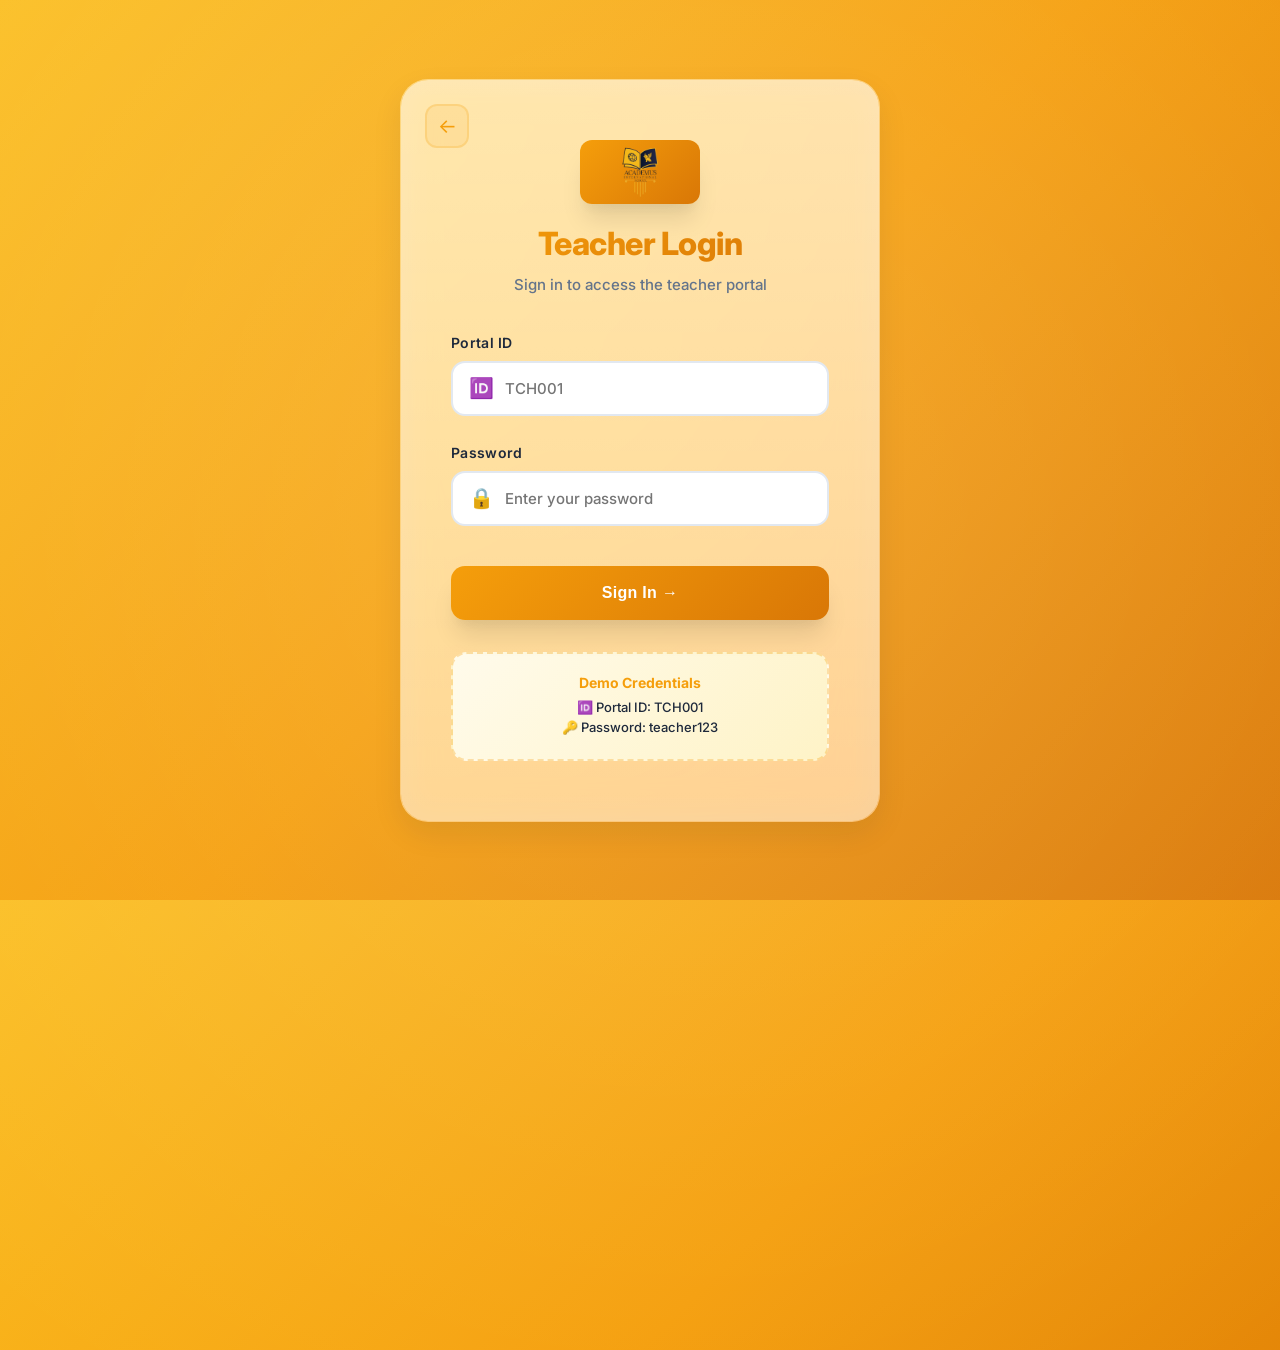
<file: teacher-dashboard.html>
<!DOCTYPE html>
<html lang="en">
<head>
    <meta charset="UTF-8">
    <meta name="viewport" content="width=device-width, initial-scale=1.0">
    <title>Teacher Dashboard - Academus International School</title>
    <link href="https://fonts.googleapis.com/css2?family=Inter:wght@300;400;500;600;700;800;900&display=swap" rel="stylesheet">
    <script src="data-storage.js"></script>
    <style>
        * {
            margin: 0;
            padding: 0;
            box-sizing: border-box;
        }

        :root {
            --primary: #f59e0b;
            --primary-dark: #d97706;
            --primary-light: #fbbf24;
            --secondary: #ec4899;
            --success: #10b981;
            --warning: #f59e0b;
            --danger: #ef4444;
            --dark: #1e293b;
            --dark-light: #334155;
            --gray: #64748b;
            --gray-light: #e2e8f0;
            --bg: #f8fafc;
            --card-bg: #ffffff;
            --shadow: 0 4px 6px -1px rgba(0, 0, 0, 0.1), 0 2px 4px -1px rgba(0, 0, 0, 0.06);
            --shadow-lg: 0 20px 25px -5px rgba(0, 0, 0, 0.1), 0 10px 10px -5px rgba(0, 0, 0, 0.04);
        }

        body {
            font-family: 'Inter', -apple-system, BlinkMacSystemFont, 'Segoe UI', sans-serif;
            background: linear-gradient(135deg, #fbbf24 0%, #f59e0b 50%, #d97706 100%);
            min-height: 100vh;
            color: var(--dark);
            overflow-x: hidden;
        }

        /* Top Navigation Bar */
        .top-nav {
            position: fixed;
            top: 0;
            left: 0;
            right: 0;
            height: 64px;
            background: rgba(255, 255, 255, 0.55);
            backdrop-filter: blur(10px) saturate(120%);
            border-bottom: 1px solid rgba(255,255,255,0.6);
            box-shadow: 0 2px 6px rgba(16,24,40,0.04);
            z-index: 1000;
            display: flex;
            align-items: center;
            justify-content: space-between;
            padding: 0 24px;
        }

        .nav-brand {
            display: flex;
            align-items: center;
            gap: 12px;
            font-size: 20px;
            font-weight: 700;
            color: var(--primary);
        }

        /* Ensure the raw logo file is capped everywhere to avoid oversized banners */
        img[src="logo2.png"] {
            max-width: 280px;
            max-height: 56px;
            width: auto;
            height: auto;
            display: block;
        }

        .nav-brand-logo {
            width: 35px;
            height: 35px;
            object-fit: contain;
            max-width: 100%;
            max-height: 100%;
            display: block;
        }

        .nav-brand-icon {
            width: 220px;
            height: 48px;
            display: flex;
            align-items: center;
            justify-content: flex-start;
            overflow: hidden;
            gap: 12px;
        }

        .nav-brand-icon img {
            max-width: 100%;
            max-height: 48px;
            width: auto;
            height: auto;
            object-fit: contain;
            display: block;
        }

        .nav-actions {
            display: flex;
            align-items: center;
            gap: 20px;
        }

        .user-profile {
            display: flex;
            align-items: center;
            gap: 12px;
            padding: 8px 16px;
            background: var(--bg);
            border-radius: 50px;
            cursor: pointer;
            transition: all 0.3s;
        }

        .user-profile:hover {
            background: var(--gray-light);
        }

        .user-avatar {
            width: 36px;
            height: 36px;
            border-radius: 50%;
            background: linear-gradient(135deg, var(--primary), var(--primary-dark));
            display: flex;
            align-items: center;
            justify-content: center;
            color: white;
            font-weight: 600;
        }

        .user-info-text {
            display: flex;
            flex-direction: column;
        }

        .user-name {
            font-size: 14px;
            font-weight: 600;
            color: var(--dark);
        }

        .user-role {
            font-size: 12px;
            color: var(--gray);
        }

        .logout-btn {
            padding: 10px 20px;
            background: linear-gradient(135deg, var(--danger), #dc2626);
            color: white;
            border: none;
            border-radius: 25px;
            cursor: pointer;
            font-weight: 600;
            transition: all 0.3s;
            box-shadow: var(--shadow);
        }

        .logout-btn:hover {
            transform: translateY(-2px);
            box-shadow: var(--shadow-lg);
        }

        /* Main Container */
        .main-container {
            margin-top: 64px;
            padding: 30px;
            max-width: 1600px;
            margin-left: auto;
            margin-right: auto;
        }

        /* Dashboard Header */
        .welcome-section {
            background: linear-gradient(135deg, rgba(255,255,255,0.95) 0%, rgba(255,255,255,0.9) 100%);
            backdrop-filter: blur(20px);
            border-radius: 24px;
            padding: 40px;
            box-shadow: var(--shadow-lg);
            margin-bottom: 30px;
        }

        .welcome-title {
            font-size: 36px;
            font-weight: 800;
            background: linear-gradient(135deg, var(--primary), var(--primary-dark));
            -webkit-background-clip: text;
            -webkit-text-fill-color: transparent;
            background-clip: text;
            margin-bottom: 10px;
        }

        .welcome-subtitle {
            font-size: 18px;
            color: var(--gray);
            font-weight: 400;
        }

        /* Stats Grid */
        .stats-grid {
            display: grid;
            grid-template-columns: repeat(auto-fit, minmax(280px, 1fr));
            gap: 24px;
            margin-bottom: 30px;
        }

        .stat-card {
            background: var(--card-bg);
            border-radius: 20px;
            padding: 28px;
            box-shadow: var(--shadow);
            transition: all 0.3s;
            position: relative;
            overflow: hidden;
            border: 1px solid rgba(255, 255, 255, 0.5);
        }

        .stat-card::before {
            content: '';
            position: absolute;
            top: 0;
            left: 0;
            right: 0;
            height: 4px;
            background: linear-gradient(90deg, var(--primary), var(--primary-dark));
        }

        .stat-card:hover {
            transform: translateY(-8px);
            box-shadow: var(--shadow-lg);
        }

        .stat-card-header {
            display: flex;
            justify-content: space-between;
            align-items: flex-start;
            margin-bottom: 20px;
        }

        .stat-icon {
            width: 56px;
            height: 56px;
            border-radius: 16px;
            display: flex;
            align-items: center;
            justify-content: center;
            font-size: 24px;
            background: linear-gradient(135deg, var(--primary-light), var(--primary));
            color: white;
        }

        .stat-card.classes .stat-icon {
            background: linear-gradient(135deg, #3b82f6, #2563eb);
        }

        .stat-card.students .stat-icon {
            background: linear-gradient(135deg, #ec4899, #db2777);
        }

        .stat-card.assessments .stat-icon {
            background: linear-gradient(135deg, #10b981, #059669);
        }

        .stat-card.reviews .stat-icon {
            background: linear-gradient(135deg, #8b5cf6, #7c3aed);
        }

        .stat-trend {
            display: flex;
            align-items: center;
            gap: 4px;
            padding: 6px 12px;
            border-radius: 20px;
            font-size: 12px;
            font-weight: 600;
            background: rgba(16, 185, 129, 0.1);
            color: var(--success);
        }

        .stat-value {
            font-size: 42px;
            font-weight: 800;
            color: var(--dark);
            margin-bottom: 8px;
            line-height: 1;
        }

        .stat-label {
            font-size: 14px;
            color: var(--gray);
            font-weight: 500;
            text-transform: uppercase;
            letter-spacing: 0.5px;
        }

        /* Content Sections */
        .content-sections {
            display: grid;
            grid-template-columns: 2fr 1fr;
            gap: 24px;
            margin-bottom: 30px;
        }

        .section-card {
            background: var(--card-bg);
            border-radius: 20px;
            padding: 32px;
            box-shadow: var(--shadow);
            border: 1px solid rgba(255, 255, 255, 0.5);
        }

        .section-header {
            display: flex;
            justify-content: space-between;
            align-items: center;
            margin-bottom: 24px;
            padding-bottom: 20px;
            border-bottom: 2px solid var(--gray-light);
        }

        .section-title {
            font-size: 24px;
            font-weight: 700;
            color: var(--dark);
            display: flex;
            align-items: center;
            gap: 12px;
        }

        .section-icon {
            width: 40px;
            height: 40px;
            border-radius: 12px;
            background: linear-gradient(135deg, var(--primary-light), var(--primary));
            display: flex;
            align-items: center;
            justify-content: center;
            color: white;
            font-size: 20px;
        }

        /* Class List */
        .class-list {
            list-style: none;
        }

        .class-item {
            padding: 24px;
            border: 2px solid var(--gray-light);
            border-radius: 16px;
            margin-bottom: 16px;
            display: flex;
            justify-content: space-between;
            align-items: center;
            transition: all 0.3s;
            background: var(--bg);
        }

        .class-item:hover {
            border-color: var(--primary);
            transform: translateX(8px);
            box-shadow: var(--shadow);
        }

        .class-info-wrapper {
            flex: 1;
        }

        .class-name {
            font-weight: 700;
            color: var(--dark);
            margin-bottom: 8px;
            font-size: 18px;
        }

        .class-info {
            font-size: 14px;
            color: var(--gray);
            display: flex;
            align-items: center;
            gap: 12px;
        }

        .class-badge {
            padding: 6px 12px;
            border-radius: 12px;
            font-size: 12px;
            font-weight: 600;
            background: rgba(245, 158, 11, 0.1);
            color: var(--primary);
        }

        .btn {
            padding: 12px 24px;
            border: none;
            border-radius: 12px;
            cursor: pointer;
            font-weight: 600;
            transition: all 0.3s;
            font-size: 14px;
        }

        .btn-primary {
            background: linear-gradient(135deg, var(--primary), var(--primary-dark));
            color: white;
            box-shadow: var(--shadow);
        }

        .btn-primary:hover {
            transform: translateY(-2px);
            box-shadow: var(--shadow-lg);
        }

        /* Quick Actions */
        .quick-actions {
            display: grid;
            gap: 16px;
        }

        .action-link {
            display: flex;
            align-items: center;
            gap: 16px;
            padding: 20px;
            background: linear-gradient(135deg, var(--primary), var(--primary-dark));
            color: white;
            border: none;
            border-radius: 16px;
            cursor: pointer;
            font-weight: 600;
            font-size: 15px;
            transition: all 0.3s;
            box-shadow: var(--shadow);
            text-decoration: none;
            text-align: left;
        }

        .action-link:hover {
            transform: translateY(-4px);
            box-shadow: var(--shadow-lg);
        }

        .action-link.secondary {
            background: linear-gradient(135deg, var(--secondary), #db2777);
        }

        .action-link.success {
            background: linear-gradient(135deg, var(--success), #059669);
        }

        .action-link.warning {
            background: linear-gradient(135deg, #8b5cf6, #7c3aed);
        }

        .action-icon {
            width: 40px;
            height: 40px;
            border-radius: 10px;
            background: rgba(255, 255, 255, 0.2);
            display: flex;
            align-items: center;
            justify-content: center;
            font-size: 20px;
        }

        @media (max-width: 768px) {
            .content-sections {
                grid-template-columns: 1fr;
            }

            .stats-grid {
                grid-template-columns: 1fr;
            }

            .top-nav {
                padding: 0 16px;
            }

            .main-container {
                padding: 20px;
            }
        }
    </style>
</head>
<body>
    <!-- Top Navigation -->
    <nav class="top-nav">
        <div class="nav-brand">
            <div class="nav-brand-icon"><img src="logo2.png" alt="Academus International School emblem featuring a gold and navy open book with a golden eagle and globe symbol, representing global education and learning"></div>
        </div>
        <div class="nav-actions">
            <div class="user-profile">
                <div class="user-avatar" id="userAvatar">T</div>
                <div class="user-info-text">
                    <div class="user-name" id="userName">Teacher User</div>
                    <div class="user-role">Teacher</div>
                </div>
            </div>
            <button class="logout-btn" onclick="logout()">🚪 Logout</button>
        </div>
    </nav>

    <!-- Main Container -->
    <div class="main-container">
        <!-- Welcome Section -->
        <div class="welcome-section">
            <h1 class="welcome-title">Welcome Back! 👋</h1>
            <p class="welcome-subtitle">Here's your teaching overview for today</p>
        </div>

        <!-- Stats Grid -->
        <div class="stats-grid">
            <div class="stat-card classes">
                <div class="stat-card-header">
                    <div class="stat-icon">🏫</div>
                    <div class="stat-trend">
                        <span>✓</span>
                        <span>Active</span>
                    </div>
                </div>
                <div class="stat-value" id="classesCount">-</div>
                <div class="stat-label">My Classes</div>
            </div>

            <div class="stat-card students">
                <div class="stat-card-header">
                    <div class="stat-icon">👥</div>
                    <div class="stat-trend">
                        <span>↑</span>
                        <span>Active</span>
                    </div>
                </div>
                <div class="stat-value" id="studentsCount">-</div>
                <div class="stat-label">Total Students</div>
            </div>

            <div class="stat-card assessments">
                <div class="stat-card-header">
                    <div class="stat-icon">📝</div>
                    <div class="stat-trend">
                        <span>!</span>
                        <span>Due</span>
                    </div>
                </div>
                <div class="stat-value" id="assessmentsCount">-</div>
                <div class="stat-label">Assessments Due</div>
            </div>

            <div class="stat-card reviews">
                <div class="stat-card-header">
                    <div class="stat-icon">📊</div>
                    <div class="stat-trend">
                        <span>!</span>
                        <span>Pending</span>
                    </div>
                </div>
                <div class="stat-value" id="reviewsCount">-</div>
                <div class="stat-label">Pending Reviews</div>
            </div>
        </div>

        <!-- Content Sections -->
        <div class="content-sections">
            <!-- My Classes -->
            <div class="section-card">
                <div class="section-header">
                    <div class="section-title">
                        <div class="section-icon">🏫</div>
                        My Classes
                    </div>
                </div>
                <ul class="class-list" id="classesList">
                    <li class="class-item">
                        <div class="class-info-wrapper">
                            <div class="class-name">Loading classes...</div>
                            <div class="class-info">Please wait</div>
                        </div>
                    </li>
                </ul>
            </div>

            <!-- Quick Actions -->
            <div class="section-card">
                <div class="section-header">
                    <div class="section-title">
                        <div class="section-icon">⚡</div>
                        Quick Actions
                    </div>
                </div>
                <div class="quick-actions">
                    <a href="teacher-assessment.html" class="action-link">
                        <div class="action-icon">📝</div>
                        <span>Student Assessments</span>
                    </a>
                    <a href="#" class="action-link secondary">
                        <div class="action-icon">📊</div>
                        <span>View Reports</span>
                    </a>
                    <a href="#" class="action-link success">
                        <div class="action-icon">👥</div>
                        <span>Student List</span>
                    </a>
                    <a href="#" class="action-link warning">
                        <div class="action-icon">📅</div>
                        <span>View Schedule</span>
                    </a>
                </div>
            </div>
        </div>
    </div>

    <script>
        // STRICT login check
        const isLoggedIn = sessionStorage.getItem('teacherLoggedIn');
        const userRole = sessionStorage.getItem('userRole');
        
        if (!isLoggedIn || userRole !== 'teacher') {
            sessionStorage.clear();
            window.location.href = 'teacher-login.html';
        }

        // Set user name and avatar
        const userPortalId = sessionStorage.getItem('userPortalId');
        if (userPortalId) {
            const userNameEl = document.getElementById('userName');
            const userRoleEl = document.getElementById('userRole');
            const userAvatarEl = document.getElementById('userAvatar');

            // Get teacher data to display name and email
            if (typeof schoolData !== 'undefined') {
                const teacher = schoolData.getTeacherByPortalId(userPortalId);
                if (teacher) {
                    if (userNameEl) {
                        userNameEl.textContent = teacher.name;
                    }
                    if (userRoleEl) {
                        userRoleEl.textContent = teacher.email;
                    }
                    if (userAvatarEl) {
                        userAvatarEl.textContent = teacher.name.charAt(0).toUpperCase();
                    }
                }
            }
        }

        // Load teacher data and classes
        function loadTeacherData() {
            if (typeof schoolData === 'undefined') {
                console.error('data-storage.js not loaded!');
                return;
            }

            const portalId = sessionStorage.getItem('userPortalId');
            const teacher = schoolData.getTeacherByPortalId(portalId);
            
            if (!teacher) {
                console.error('Teacher not found');
                return;
            }

            // Update stats
            const classes = teacher.classes || [];
            const students = schoolData.getStudentsForTeacher(teacher.id);
            
            document.getElementById('classesCount').textContent = classes.length;
            document.getElementById('studentsCount').textContent = students.length;
            
            // Calculate assessments due (students without assessments)
            let assessmentsDue = 0;
            students.forEach(student => {
                const assessment = schoolData.getAssessment(teacher.id, student.id);
                if (!assessment || !assessment.submitted) {
                    assessmentsDue++;
                }
            });
            document.getElementById('assessmentsCount').textContent = assessmentsDue;
            document.getElementById('reviewsCount').textContent = assessmentsDue;

            // Load classes list
            const classesList = document.getElementById('classesList');
            if (classes.length === 0) {
                classesList.innerHTML = '<li class="class-item"><div class="class-info-wrapper"><div class="class-name">No classes assigned</div><div class="class-info">Please contact admin to assign classes</div></div></li>';
            } else {
                let html = '';
                classes.forEach(cls => {
                    const classStudents = students.filter(s => s.class === cls.class && s.section === cls.section);
                    html += `<li class="class-item">
                        <div class="class-info-wrapper">
                            <div class="class-name">Class ${cls.class}${cls.section} - ${teacher.subject}</div>
                            <div class="class-info">
                                <span class="class-badge">${classStudents.length} students</span>
                                <span>•</span>
                                <span>Active</span>
                            </div>
                        </div>
                        <button class="btn btn-primary" onclick="window.location.href='teacher-assessment.html'">View</button>
                    </li>`;
                });
                classesList.innerHTML = html;
            }
        }

        function logout() {
            sessionStorage.clear();
            window.location.href = 'school-portal.html';
        }

        // Wait for data-storage.js to load
        let attempts = 0;
        const checkDataStorage = setInterval(function() {
            attempts++;
            
            if (typeof schoolData !== 'undefined') {
                clearInterval(checkDataStorage);
                loadTeacherData();
            } else if (attempts > 10) {
                clearInterval(checkDataStorage);
                console.error('data-storage.js not loaded after 10 attempts!');
            }
        }, 200);
    </script>
</body>
</html>
</file>
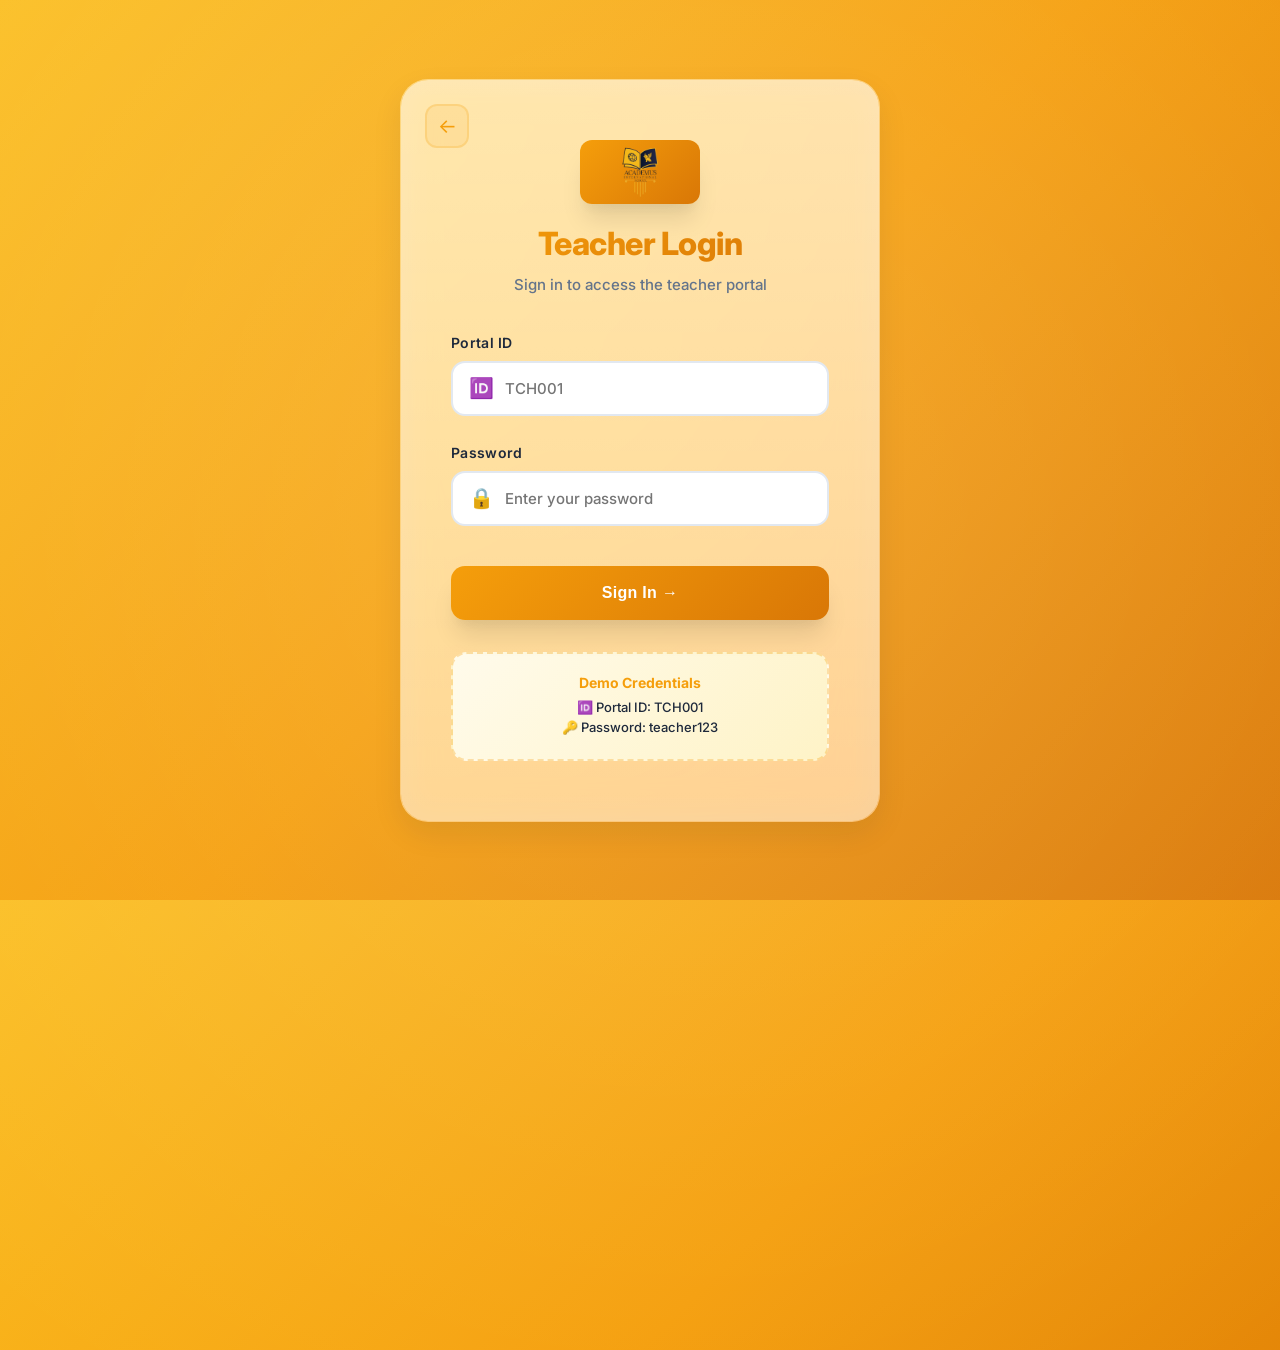
<file: teacher-login.html>
<!DOCTYPE html>
<html lang="en">
<head>
    <meta charset="UTF-8">
    <meta name="viewport" content="width=device-width, initial-scale=1.0">
    <title>Teacher Login - Academus International School</title>
    <link href="https://fonts.googleapis.com/css2?family=Inter:wght@300;400;500;600;700;800;900&display=swap" rel="stylesheet">
    <style>
        * {
            margin: 0;
            padding: 0;
            box-sizing: border-box;
        }

        :root {
            --primary: #f59e0b;
            --primary-dark: #d97706;
            --primary-light: #fbbf24;
            --secondary: #ec4899;
            --danger: #ef4444;
            --bg-gradient: linear-gradient(135deg, #fbbf24 0%, #f59e0b 50%, #d97706 100%);
            --text-dark: #1e293b;
            --text-light: #64748b;
            --white: #ffffff;
            --shadow: 0 4px 6px -1px rgba(0, 0, 0, 0.1), 0 2px 4px -1px rgba(0, 0, 0, 0.06);
            --shadow-lg: 0 20px 25px -5px rgba(0, 0, 0, 0.1), 0 10px 10px -5px rgba(0, 0, 0, 0.04);
            --shadow-xl: 0 25px 50px -12px rgba(0, 0, 0, 0.25);
        }

        body {
            font-family: 'Inter', -apple-system, BlinkMacSystemFont, 'Segoe UI', sans-serif;
            background: var(--bg-gradient);
            min-height: 100vh;
            display: flex;
            align-items: center;
            justify-content: center;
            padding: 20px;
            position: relative;
            overflow: hidden;
        }

        body::before {
            content: '';
            position: absolute;
            top: -50%;
            left: -50%;
            width: 200%;
            height: 200%;
            background: radial-gradient(circle, rgba(255, 255, 255, 0.15) 0%, transparent 70%);
            animation: rotate 20s linear infinite;
        }

        @keyframes rotate {
            from { transform: rotate(0deg); }
            to { transform: rotate(360deg); }
        }

        .login-container {
            background: linear-gradient(180deg, rgba(255,255,255,0.68), rgba(255,255,255,0.58));
            backdrop-filter: blur(18px) saturate(140%);
            -webkit-backdrop-filter: blur(18px) saturate(140%);
            border-radius: 28px;
            box-shadow: 0 12px 30px rgba(16,24,40,0.08);
            max-width: 480px;
            width: 100%;
            padding: 60px 50px;
            position: relative;
            z-index: 1;
            border: 1px solid rgba(255, 255, 255, 0.45);
            animation: slideUp 0.6s ease-out;
            background-clip: padding-box;
        }

        @keyframes slideUp {
            from {
                opacity: 0;
                transform: translateY(30px);
            }
            to {
                opacity: 1;
                transform: translateY(0);
            }
        }

        .back-button {
            position: absolute;
            top: 24px;
            left: 24px;
            background: rgba(245, 158, 11, 0.1);
            border: 2px solid rgba(245, 158, 11, 0.2);
            width: 44px;
            height: 44px;
            border-radius: 12px;
            cursor: pointer;
            display: flex;
            align-items: center;
            justify-content: center;
            font-size: 20px;
            color: var(--primary);
            transition: all 0.3s cubic-bezier(0.4, 0, 0.2, 1);
            text-decoration: none;
        }

        .back-button:hover {
            background: var(--primary);
            color: var(--white);
            transform: scale(1.1) rotate(-5deg);
            box-shadow: var(--shadow-lg);
        }

        .logo-section {
            text-align: center;
            margin-bottom: 40px;
        }

        .logo-wrapper {
            width: 120px;
            height: 64px;
            background: linear-gradient(135deg, var(--primary), var(--primary-dark));
            border-radius: 12px;
            display: flex;
            align-items: center;
            justify-content: center;
            margin: 0 auto 20px;
            box-shadow: var(--shadow-lg);
            animation: float 3s ease-in-out infinite;
            padding: 6px;
        }

        @keyframes float {
            0%, 100% { transform: translateY(0px); }
            50% { transform: translateY(-8px); }
        }

        .logo-img {
            width: 100%;
            height: auto;
            max-height: 52px;
            object-fit: contain;
            display: block;
            border-radius: 6px;
            background: transparent;
        }

        .login-title {
            font-size: 32px;
            font-weight: 800;
            background: linear-gradient(135deg, var(--primary), var(--primary-dark));
            -webkit-background-clip: text;
            -webkit-text-fill-color: transparent;
            background-clip: text;
            margin-bottom: 12px;
            letter-spacing: -0.5px;
        }

        .login-subtitle {
            font-size: 15px;
            color: var(--text-light);
            margin-bottom: 40px;
            font-weight: 500;
        }

        .form-group {
            margin-bottom: 28px;
        }

        .form-label {
            display: block;
            font-size: 14px;
            font-weight: 600;
            color: var(--text-dark);
            margin-bottom: 10px;
            letter-spacing: 0.3px;
        }

        .input-wrapper {
            position: relative;
        }

        .input-icon {
            position: absolute;
            left: 18px;
            top: 50%;
            transform: translateY(-50%);
            font-size: 20px;
            color: var(--text-light);
            z-index: 1;
            transition: color 0.3s;
        }

        .form-input {
            width: 100%;
            padding: 16px 20px 16px 52px;
            border: 2px solid #e2e8f0;
            border-radius: 14px;
            font-size: 15px;
            transition: all 0.3s cubic-bezier(0.4, 0, 0.2, 1);
            outline: none;
            background: var(--white);
            font-family: inherit;
            font-weight: 500;
        }

        .form-input:focus {
            border-color: var(--primary);
            box-shadow: 0 0 0 4px rgba(245, 158, 11, 0.1);
            transform: translateY(-2px);
        }

        .form-input:focus + .input-icon {
            color: var(--primary);
        }

        .login-button {
            width: 100%;
            padding: 18px;
            background: linear-gradient(135deg, var(--primary), var(--primary-dark));
            color: var(--white);
            border: none;
            border-radius: 14px;
            font-size: 16px;
            font-weight: 700;
            cursor: pointer;
            transition: all 0.3s cubic-bezier(0.4, 0, 0.2, 1);
            margin-top: 12px;
            box-shadow: var(--shadow-lg);
            letter-spacing: 0.3px;
            position: relative;
            overflow: hidden;
        }

        .login-button::before {
            content: '';
            position: absolute;
            top: 50%;
            left: 50%;
            width: 0;
            height: 0;
            border-radius: 50%;
            background: rgba(255, 255, 255, 0.3);
            transform: translate(-50%, -50%);
            transition: width 0.6s, height 0.6s;
        }

        .login-button:hover::before {
            width: 300px;
            height: 300px;
        }

        .login-button:hover {
            transform: translateY(-3px);
            box-shadow: 0 25px 50px -12px rgba(245, 158, 11, 0.4);
        }

        .login-button:active {
            transform: translateY(-1px);
        }

        .login-button span {
            position: relative;
            z-index: 1;
        }

        .error-message {
            background: linear-gradient(135deg, #fee2e2, #fecaca);
            color: var(--danger);
            padding: 16px 20px;
            border-radius: 12px;
            margin-bottom: 24px;
            font-size: 14px;
            font-weight: 500;
            display: none;
            border-left: 4px solid var(--danger);
            animation: shake 0.5s;
        }

        @keyframes shake {
            0%, 100% { transform: translateX(0); }
            25% { transform: translateX(-10px); }
            75% { transform: translateX(10px); }
        }

        .error-message.show {
            display: block;
        }

        .demo-credentials {
            background: linear-gradient(135deg, #fffbeb, #fef3c7);
            padding: 20px;
            border-radius: 16px;
            margin-top: 32px;
            font-size: 13px;
            color: var(--text-dark);
            text-align: center;
            border: 2px dashed rgba(245, 158, 11, 0.3);
        }

        .demo-credentials strong {
            color: var(--primary);
            font-weight: 700;
            display: block;
            margin-bottom: 8px;
            font-size: 14px;
        }

        .demo-credentials div {
            margin: 4px 0;
            font-weight: 500;
        }

        @media (max-width: 640px) {
            .login-container {
                padding: 40px 28px;
            }

            .login-title {
                font-size: 28px;
            }

            .logo-wrapper {
                width: 70px;
                height: 70px;
            }
        }
    </style>
</head>
<body>
    <div class="login-container">
        <a href="school-portal.html" class="back-button">←</a>
        
        <div class="logo-section">
            <div class="logo-wrapper">
                <img src="logo1.png" class="logo-img" alt="Academus International School logo">
            </div>
            <h1 class="login-title">Teacher Login</h1>
            <p class="login-subtitle">Sign in to access the teacher portal</p>
        </div>

        <div class="error-message" id="errorMessage"></div>

        <form id="loginForm">
            <div class="form-group">
                <label class="form-label">Portal ID</label>
                <div class="input-wrapper">
                    <input type="text" class="form-input" id="portalId" placeholder="TCH001" required>
                    <div class="input-icon">🆔</div>
                </div>
            </div>

            <div class="form-group">
                <label class="form-label">Password</label>
                <div class="input-wrapper">
                    <input type="password" class="form-input" id="password" placeholder="Enter your password" required>
                    <div class="input-icon">🔒</div>
                </div>
            </div>

            <button type="submit" class="login-button">
                <span>Sign In →</span>
            </button>
        </form>

        <div class="demo-credentials">
            <strong>Demo Credentials</strong>
            <div>🆔 Portal ID: TCH001</div>
            <div>🔑 Password: teacher123</div>
        </div>
    </div>

    <script src="data-storage.js"></script>
    <script>
        // Check if already logged in
        if (sessionStorage.getItem('teacherLoggedIn')) {
            window.location.href = 'teacher-dashboard.html';
        }

        document.getElementById('loginForm').addEventListener('submit', function(e) {
            e.preventDefault();
            e.stopPropagation();

            const portalId = document.getElementById('portalId').value.trim();
            const password = document.getElementById('password').value.trim();
            const errorMessage = document.getElementById('errorMessage');
            const submitBtn = document.querySelector('.login-button');

            // Clear previous errors
            errorMessage.classList.remove('show');

            // Validate inputs
            if (!portalId || !password) {
                errorMessage.textContent = 'Please enter both portal ID and password.';
                errorMessage.classList.add('show');
                return;
            }

            // Check authentication against stored teacher data
            let authenticated = false;
            let teacherData = null;

            // Load from data storage
            if (typeof schoolData !== 'undefined') {
                const data = schoolData.getData();
                teacherData = data.teachers.find(t =>
                    t.portalId === portalId && t.password === password
                );

                if (teacherData) {
                    authenticated = true;
                }
            }

            // Fallback to default credentials only if no teachers exist in data
            if (!authenticated && typeof schoolData !== 'undefined') {
                const data = schoolData.getData();
                if (!data.teachers || data.teachers.length === 0) {
                    if (portalId === 'TCH001' && password === 'teacher123') {
                        authenticated = true;
                    }
                }
            }

            if (authenticated) {
                // Add loading state
                submitBtn.innerHTML = '<span>Signing in...</span>';
                submitBtn.disabled = true;

                // Store login state
                sessionStorage.setItem('teacherLoggedIn', 'true');
                sessionStorage.setItem('userRole', 'teacher');
                sessionStorage.setItem('userPortalId', teacherData ? teacherData.portalId : portalId);

                // Small delay for UX
                setTimeout(() => {
                    window.location.href = 'teacher-dashboard.html';
                }, 500);
            } else {
                errorMessage.textContent = 'Invalid portal ID or password. Please try again.';
                errorMessage.classList.add('show');

                // Shake animation
                document.getElementById('loginForm').style.animation = 'shake 0.5s';
                setTimeout(() => {
                    document.getElementById('loginForm').style.animation = '';
                }, 500);

                // Clear password field
                document.getElementById('password').value = '';

                setTimeout(() => {
                    errorMessage.classList.remove('show');
                }, 5000);
            }
        });
    </script>
</body>
</html>
</file>
